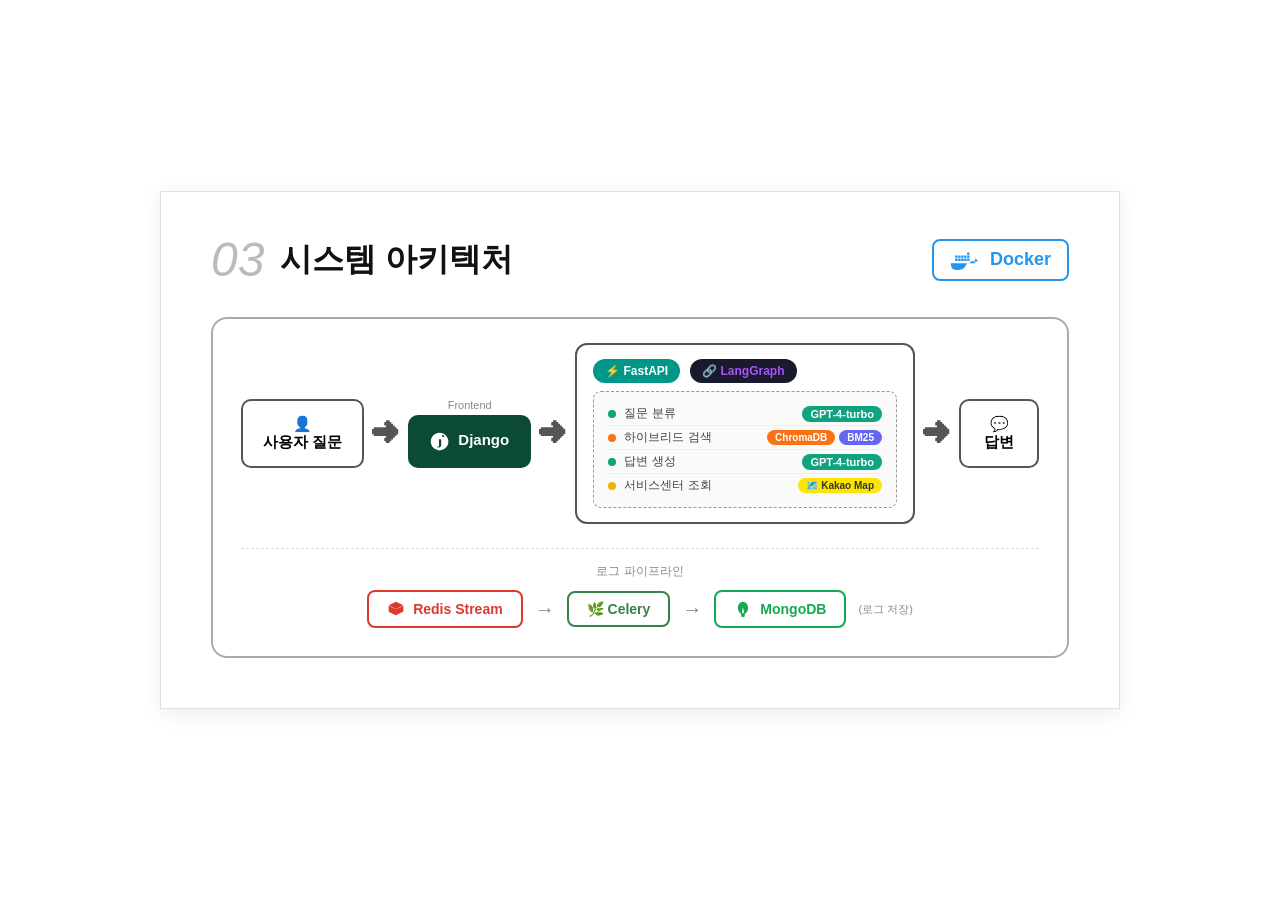
<file: architecture_diagram.html>
<!DOCTYPE html>
<html lang="ko">
<head>
<meta charset="UTF-8">
<title>시스템 아키텍처</title>
<style>
  * { margin: 0; padding: 0; box-sizing: border-box; }
  body {
    font-family: 'Segoe UI', sans-serif;
    background: #fff;
    display: flex;
    justify-content: center;
    align-items: center;
    min-height: 100vh;
    padding: 30px;
  }
  .slide {
    width: 960px;
    background: white;
    padding: 40px 50px 50px;
    border: 1px solid #e0e0e0;
    box-shadow: 0 4px 20px rgba(0,0,0,0.08);
  }
  .title-row {
    display: flex;
    align-items: center;
    justify-content: space-between;
    margin-bottom: 30px;
  }
  .title-left {
    display: flex;
    align-items: center;
    gap: 16px;
  }
  .title-num {
    font-size: 48px;
    font-style: italic;
    color: #bbb;
    font-weight: 300;
  }
  .title-text {
    font-size: 32px;
    font-weight: 800;
    color: #111;
  }
  .docker-badge {
    display: flex;
    align-items: center;
    gap: 8px;
    padding: 8px 16px;
    border: 2px solid #2496ED;
    border-radius: 8px;
    color: #2496ED;
    font-weight: 700;
    font-size: 18px;
  }
  .docker-badge img { width: 32px; }

  /* Main container */
  .main-box {
    border: 2px solid #aaa;
    border-radius: 16px;
    padding: 24px 28px 28px;
    position: relative;
  }

  /* Top row: user → django+fastapi → langgraph → answer */
  .flow-row {
    display: flex;
    align-items: center;
    gap: 0;
    margin-bottom: 24px;
  }
  .node {
    background: white;
    border: 2px solid #555;
    border-radius: 10px;
    padding: 14px 20px;
    text-align: center;
    font-size: 15px;
    font-weight: 600;
    white-space: nowrap;
  }
  .arrow {
    font-size: 28px;
    color: #555;
    margin: 0 8px;
    font-weight: 300;
  }
  .flex1 { flex: 1; }

  /* Middle box: FastAPI + LangGraph */
  .middle-box {
    flex: 1;
    border: 2px solid #555;
    border-radius: 12px;
    padding: 14px 16px;
    background: white;
  }
  .middle-label {
    display: flex;
    align-items: center;
    gap: 8px;
    margin-bottom: 10px;
    font-weight: 700;
    font-size: 14px;
    color: #333;
  }

  /* Logo badges */
  .logo-row {
    display: flex;
    align-items: center;
    gap: 10px;
    flex-wrap: wrap;
    margin-bottom: 8px;
  }
  .logo-badge {
    display: flex;
    align-items: center;
    gap: 6px;
    padding: 5px 12px;
    border-radius: 20px;
    font-size: 12px;
    font-weight: 700;
  }
  .badge-fastapi { background: #009688; color: white; }
  .badge-langgraph { background: #1a1a2e; color: #a855f7; }
  .badge-openai { background: #10a37f; color: white; }
  .badge-chroma { background: #f97316; color: white; }
  .badge-bm25 { background: #6366f1; color: white; }
  .badge-kakao { background: #FEE500; color: #333; }

  /* LangGraph inner nodes */
  .lg-nodes {
    border: 1.5px dashed #999;
    border-radius: 8px;
    padding: 10px 14px;
    margin-top: 6px;
    background: #fafafa;
  }
  .lg-node-row {
    display: flex;
    align-items: center;
    gap: 8px;
    font-size: 12px;
    color: #444;
    padding: 3px 0;
  }
  .lg-node-row + .lg-node-row {
    border-top: 1px solid #eee;
  }
  .dot {
    width: 8px; height: 8px;
    border-radius: 50%;
    flex-shrink: 0;
  }
  .dot-green { background: #10a37f; }
  .dot-orange { background: #f97316; }
  .dot-yellow { background: #eab308; }

  /* Bottom row: Redis → Celery → MongoDB */
  .bottom-row {
    display: flex;
    align-items: center;
    justify-content: center;
    gap: 12px;
    margin-top: 6px;
  }
  .infra-badge {
    display: flex;
    align-items: center;
    gap: 8px;
    padding: 8px 18px;
    border-radius: 8px;
    font-weight: 700;
    font-size: 14px;
    border: 2px solid;
  }
  .badge-redis { border-color: #DC382D; color: #DC382D; }
  .badge-celery { border-color: #37814A; color: #37814A; }
  .badge-mongo { border-color: #13AA52; color: #13AA52; }
  .infra-label {
    font-size: 11px;
    color: #888;
    font-weight: 400;
  }
  .infra-arrow {
    font-size: 20px;
    color: #888;
  }

  /* Django label */
  .django-label {
    font-size: 11px;
    color: #888;
    text-align: center;
    margin-bottom: 4px;
  }

  .section-divider {
    border: none;
    border-top: 1px dashed #ddd;
    margin: 14px 0;
  }
</style>
</head>
<body>
<div class="slide">
  <!-- Title -->
  <div class="title-row">
    <div class="title-left">
      <span class="title-num">03</span>
      <span class="title-text">시스템 아키텍처</span>
    </div>
    <div class="docker-badge">
      <svg width="32" height="22" viewBox="0 0 219 153" fill="#2496ED" xmlns="http://www.w3.org/2000/svg">
        <path d="M210.6 88.9c-3.8-2.6-12.5-3.5-19.2-2.2-0.8-6.7-4.5-12.5-10.9-17.7l-3.7-2.5-2.5 3.7c-3.2 4.8-4.7 11.4-4.2 17.7 0.2 2.1 0.9 5.9 3.1 9.2-2.2 1.2-6.5 2.9-12.2 2.8H6.7c-1.5 0-2.7 1.2-2.8 2.7-0.3 7.3 0.7 14.5 3.3 21.5 2.9 7.5 7.2 13 13 16.3 6.5 3.7 17.1 5.8 29.2 5.8 5.5 0 11-0.5 16.4-1.5 7.5-1.4 14.7-4 21.1-7.7 5.4-3.1 10.2-7.1 14.4-11.8 6.7-7.6 10.7-16 13.6-23.5h1.2c7.4 0 14.6-1.6 19.9-5.5 2.7-1.9 6.2-5.5 8-10.5l0.5-1.5-1.5-0.8zm-176.4-22h16.8v15.7H34.2V66.9zm20.8 0h16.8v15.7H55V66.9zm20.8 0h16.8v15.7H75.8V66.9zm-41.6-21h16.8v15.7H34.2V45.9zm20.8 0h16.8v15.7H55V45.9zm20.8 0h16.8v15.7H75.8V45.9zm20.8 0h16.8v15.7H96.6V45.9zm0 21h16.8v15.7H96.6V66.9zm20.8-41.9h16.8v15.7h-16.8V25zm0 20.9h16.8v15.7h-16.8V45.9zm0 21h16.8v15.7h-16.8V66.9z"/>
      </svg>
      Docker
    </div>
  </div>

  <!-- Main architecture box -->
  <div class="main-box">

    <!-- Flow row -->
    <div class="flow-row">

      <!-- User -->
      <div class="node" style="min-width:90px;">
        👤<br>사용자 질문
      </div>

      <div class="arrow">➜</div>

      <!-- Django Frontend -->
      <div style="text-align:center;">
        <div class="django-label">Frontend</div>
        <div class="node" style="background:#0C4B33; color:white; border-color:#0C4B33; min-width:100px;">
          <svg width="20" height="20" viewBox="0 0 50 50" fill="white" style="vertical-align:middle; margin-right:4px;" xmlns="http://www.w3.org/2000/svg"><path d="M24 2C12 2 2 12 2 24s10 22 22 22 22-10 22-22S36 2 24 2zm4 30c0 4.4-2 7-6.4 7-1.2 0-2.3-.2-3.1-.6V36c.5.3 1.1.4 1.8.4 1.5 0 2.2-.9 2.2-2.8V18H28v14zm5-19.5c-1.4 0-2.5-1.1-2.5-2.5S31.6 7.5 33 7.5s2.5 1.1 2.5 2.5S34.4 12.5 33 12.5z"/></svg>
          Django
        </div>
      </div>

      <div class="arrow">➜</div>

      <!-- FastAPI + LangGraph -->
      <div class="middle-box flex1">
        <div class="logo-row">
          <div class="logo-badge badge-fastapi">
            ⚡ FastAPI
          </div>
          <div class="logo-badge badge-langgraph">
            🔗 LangGraph
          </div>
        </div>
        <div class="lg-nodes">
          <div class="lg-node-row">
            <div class="dot dot-green"></div>
            <span>질문 분류</span>
            <div class="logo-badge badge-openai" style="padding:2px 8px; font-size:11px; border-radius:10px; margin-left:auto;">GPT-4-turbo</div>
          </div>
          <div class="lg-node-row">
            <div class="dot dot-orange"></div>
            <span>하이브리드 검색</span>
            <div style="display:flex; gap:4px; margin-left:auto;">
              <div class="logo-badge badge-chroma" style="padding:2px 8px; font-size:10px; border-radius:10px;">ChromaDB</div>
              <div class="logo-badge badge-bm25" style="padding:2px 8px; font-size:10px; border-radius:10px;">BM25</div>
            </div>
          </div>
          <div class="lg-node-row">
            <div class="dot dot-green"></div>
            <span>답변 생성</span>
            <div class="logo-badge badge-openai" style="padding:2px 8px; font-size:11px; border-radius:10px; margin-left:auto;">GPT-4-turbo</div>
          </div>
          <div class="lg-node-row">
            <div class="dot dot-yellow"></div>
            <span>서비스센터 조회</span>
            <div class="logo-badge badge-kakao" style="padding:2px 8px; font-size:10px; border-radius:10px; margin-left:auto;">🗺️ Kakao Map</div>
          </div>
        </div>
      </div>

      <div class="arrow">➜</div>

      <!-- Answer -->
      <div class="node" style="min-width:80px;">
        💬<br>답변
      </div>
    </div>

    <hr class="section-divider">

    <!-- Bottom: logging pipeline -->
    <div style="text-align:center; font-size:12px; color:#888; margin-bottom:10px;">로그 파이프라인</div>
    <div class="bottom-row">
      <div class="infra-badge badge-redis">
        <svg width="18" height="18" viewBox="0 0 32 32" xmlns="http://www.w3.org/2000/svg"><path fill="#DC382D" d="M16 3L3 9.5l13 6.5 13-6.5L16 3zm-13 7v11l13 6.5V16.5L3 10zm26 0L16 16.5V27L29 20.5V10z"/></svg>
        Redis Stream
      </div>
      <div class="infra-arrow">→</div>
      <div class="infra-badge badge-celery">
        🌿 Celery
      </div>
      <div class="infra-arrow">→</div>
      <div class="infra-badge badge-mongo">
        <svg width="18" height="18" viewBox="0 0 32 32" xmlns="http://www.w3.org/2000/svg"><path fill="#13AA52" d="M15.9 3C11.1 3 7 7.9 7 14c0 4.5 2.2 8.4 5.4 10.6l1 5.4h5.1l1-5.4C22.7 22.4 25 18.5 25 14c0-6.1-4.1-11-9.1-11zm0 20.5c-.6 0-1.1-.1-1.6-.3v-8.9c0-.5.7-.5.7 0v3.4c.3.1.6.2.9.2.3 0 .6-.1.9-.2V15c0-.5.7-.5.7 0v8.2c-.5.2-1 .3-1.6.3z"/></svg>
        MongoDB
      </div>
      <div class="infra-label">(로그 저장)</div>
    </div>

  </div>
</div>
</body>
</html>
</file>
